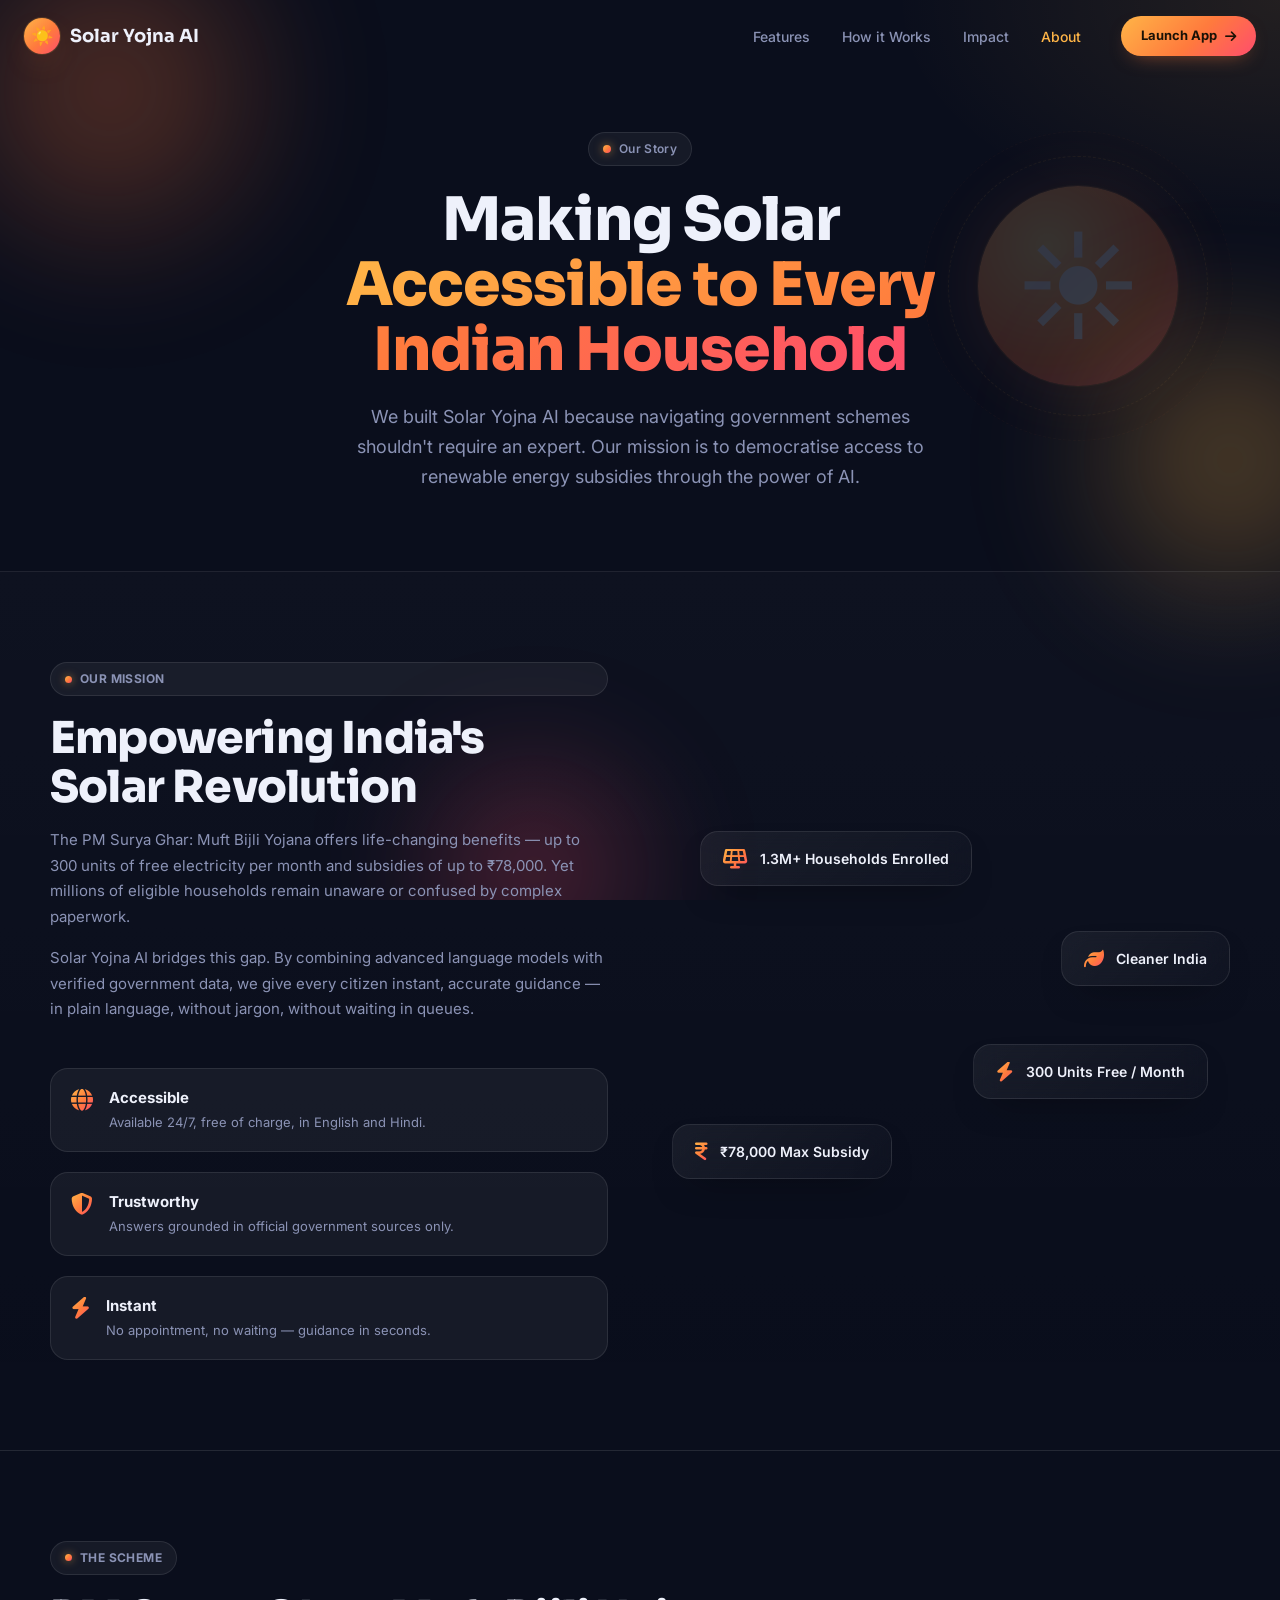
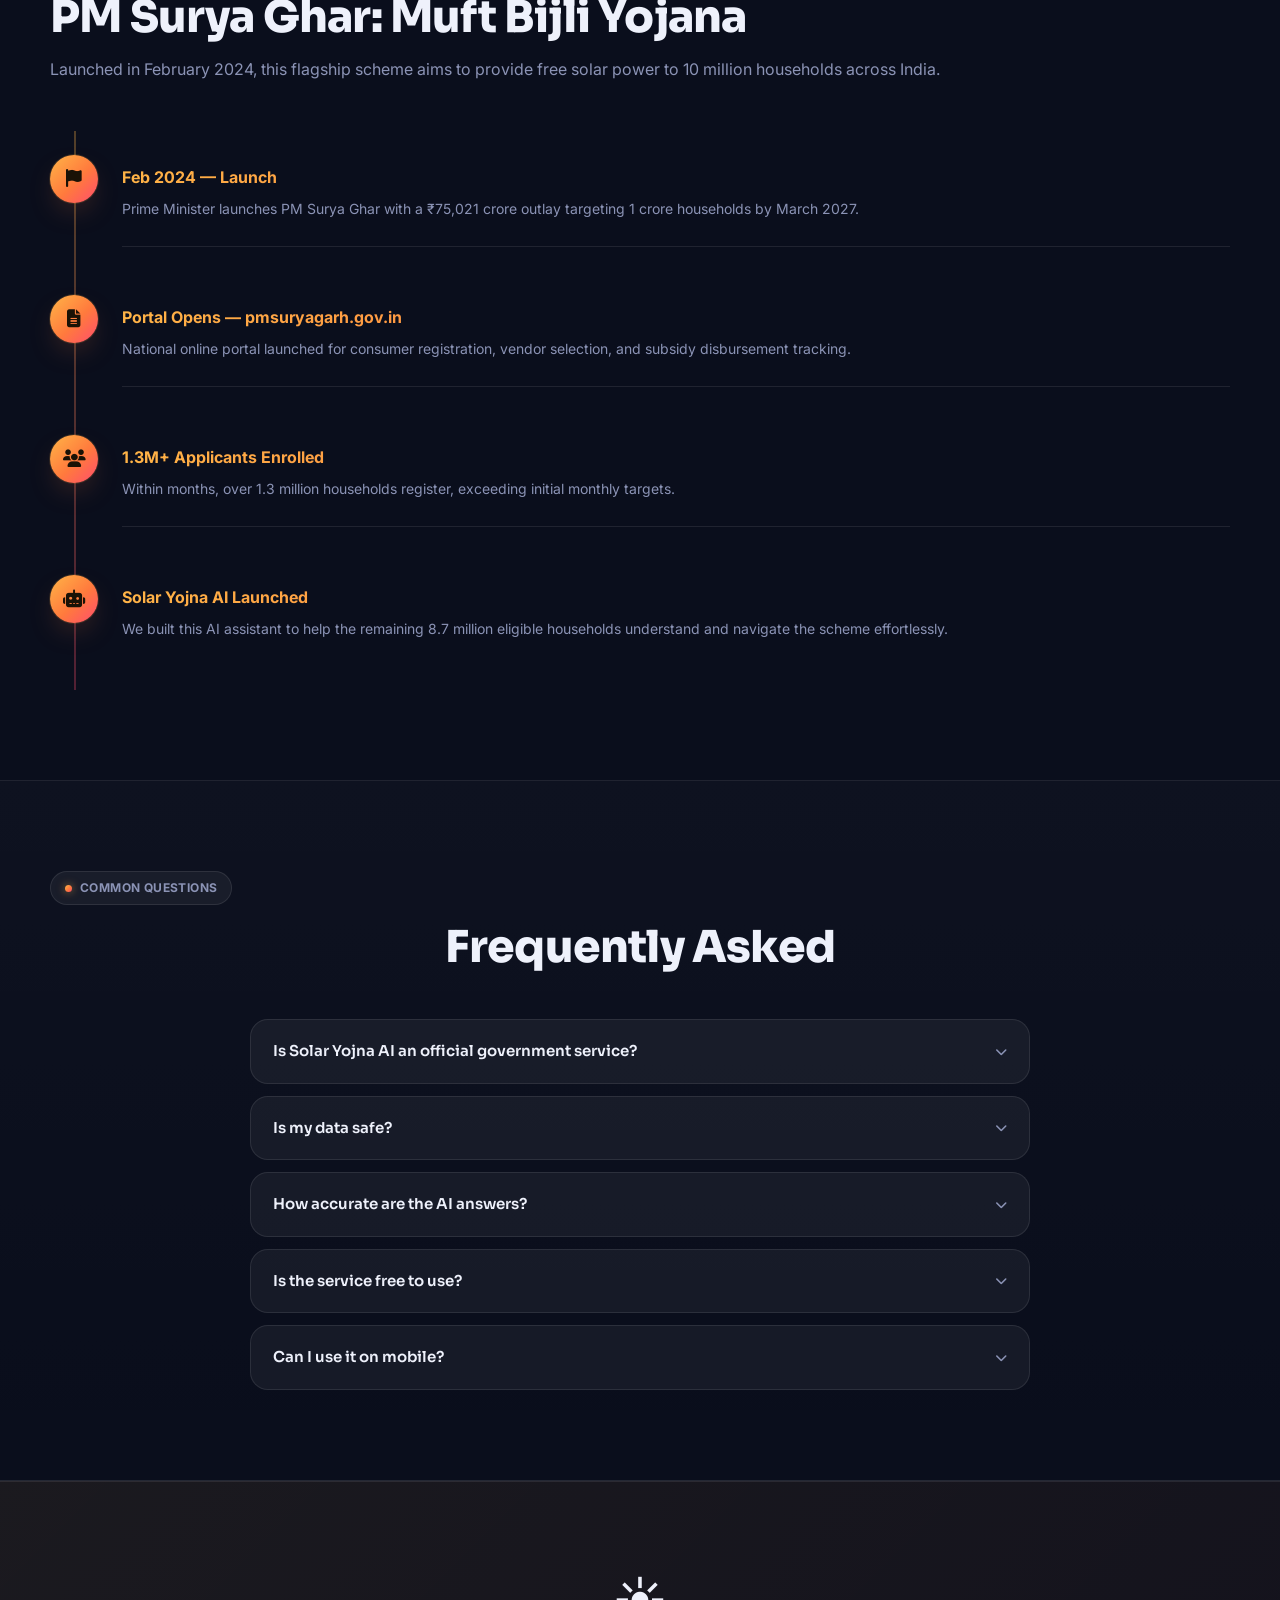
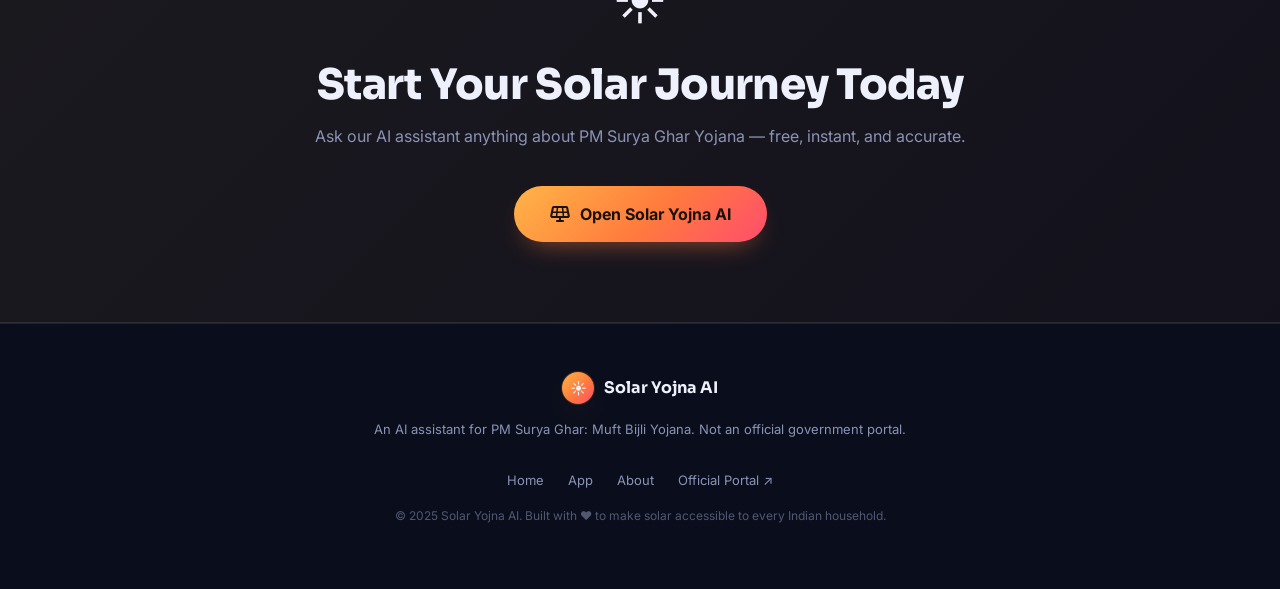
<file: about.html>
<!DOCTYPE html>
<html lang="en">
<head>
<meta charset="UTF-8">
<meta name="viewport" content="width=device-width, initial-scale=1.0">
<title>About — Solar Yojna AI</title>
<meta name="description" content="Learn about Solar Yojna AI — the mission, team, and technology behind India's AI assistant for PM Surya Ghar: Muft Bijli Yojana.">

<link href="https://cdn.jsdelivr.net/npm/bootstrap@5.3.3/dist/css/bootstrap.min.css" rel="stylesheet">
<link rel="preconnect" href="https://fonts.googleapis.com">
<link rel="stylesheet" href="https://fonts.googleapis.com/css2?family=Sora:wght@500;600;700;800&family=Inter:wght@400;500;600&display=swap">
<link rel="stylesheet" href="https://cdnjs.cloudflare.com/ajax/libs/font-awesome/6.5.2/css/all.min.css">
<link rel="stylesheet" href="landing.css">
<link rel="stylesheet" href="about.css">
</head>
<body>

<!-- Ambient Blobs -->
<div class="ambient" aria-hidden="true">
    <span class="blob blob-1"></span>
    <span class="blob blob-2"></span>
    <span class="blob blob-3"></span>
</div>

<!-- ============================================================
     NAV (reused from landing)
============================================================ -->
<header class="lp-nav">
    <div class="lp-nav-inner">
        <a href="landing.html" class="lp-brand" aria-label="Solar Yojna AI Home">
            <span class="brand-icon">☀️</span>
            <span class="brand-name">Solar Yojna AI</span>
        </a>
        <nav class="lp-links" aria-label="Main Navigation">
            <a href="landing.html#features">Features</a>
            <a href="landing.html#how-it-works">How it Works</a>
            <a href="landing.html#stats">Impact</a>
            <a href="about.html" class="about-link active-link">About</a>
        </nav>
        <a href="index.html" class="cta-btn" id="nav-launch-btn">
            Launch App <i class="fa-solid fa-arrow-right"></i>
        </a>
        <button class="mobile-menu-btn" id="mobileMenuBtn" aria-label="Toggle menu">
            <i class="fa-solid fa-bars"></i>
        </button>
    </div>
    <div class="mobile-menu" id="mobileMenu">
        <a href="landing.html#features">Features</a>
        <a href="landing.html#how-it-works">How it Works</a>
        <a href="landing.html#stats">Impact</a>
        <a href="about.html">About</a>
        <a href="index.html" class="mobile-cta">Launch App</a>
    </div>
</header>

<!-- ============================================================
     ABOUT HERO
============================================================ -->
<section class="about-hero">
    <div class="about-hero-inner">
        <div class="hero-badge">
            <span class="badge-dot"></span>
            Our Story
        </div>
        <h1 class="about-hero-title">
            Making Solar <span class="gradient-text">Accessible to Every<br>Indian Household</span>
        </h1>
        <p class="about-hero-sub">
            We built Solar Yojna AI because navigating government schemes shouldn't require an expert. 
            Our mission is to democratise access to renewable energy subsidies through the power of AI.
        </p>
    </div>
    <div class="about-hero-sun" aria-hidden="true">
        <div class="sun-core about-sun">
            <div class="sun-inner">☀️</div>
        </div>
    </div>
</section>

<!-- ============================================================
     MISSION
============================================================ -->
<section class="about-section about-mission">
    <div class="about-container">
        <div class="mission-grid">
            <div class="mission-text">
                <div class="section-label">Our Mission</div>
                <h2 class="section-title">Empowering India's<br>Solar Revolution</h2>
                <p>
                    The PM Surya Ghar: Muft Bijli Yojana offers life-changing benefits — up to 300 units of free electricity per month and subsidies of up to ₹78,000. Yet millions of eligible households remain unaware or confused by complex paperwork.
                </p>
                <p>
                    Solar Yojna AI bridges this gap. By combining advanced language models with verified government data, we give every citizen instant, accurate guidance — in plain language, without jargon, without waiting in queues.
                </p>
                <div class="mission-values">
                    <div class="value-item">
                        <i class="fa-solid fa-globe value-icon"></i>
                        <div>
                            <strong>Accessible</strong>
                            <p>Available 24/7, free of charge, in English and Hindi.</p>
                        </div>
                    </div>
                    <div class="value-item">
                        <i class="fa-solid fa-shield-halved value-icon"></i>
                        <div>
                            <strong>Trustworthy</strong>
                            <p>Answers grounded in official government sources only.</p>
                        </div>
                    </div>
                    <div class="value-item">
                        <i class="fa-solid fa-bolt value-icon"></i>
                        <div>
                            <strong>Instant</strong>
                            <p>No appointment, no waiting — guidance in seconds.</p>
                        </div>
                    </div>
                </div>
            </div>
            <div class="mission-visual" aria-hidden="true">
                <div class="visual-card vc-1">
                    <i class="fa-solid fa-solar-panel"></i>
                    <span>1.3M+ Households Enrolled</span>
                </div>
                <div class="visual-card vc-2">
                    <i class="fa-solid fa-indian-rupee-sign"></i>
                    <span>₹78,000 Max Subsidy</span>
                </div>
                <div class="visual-card vc-3">
                    <i class="fa-solid fa-leaf"></i>
                    <span>Cleaner India</span>
                </div>
                <div class="visual-card vc-4">
                    <i class="fa-solid fa-bolt"></i>
                    <span>300 Units Free / Month</span>
                </div>
            </div>
        </div>
    </div>
</section>



<!-- ============================================================
     SCHEME OVERVIEW
============================================================ -->
<section class="about-section about-scheme">
    <div class="about-container">
        <div class="section-label">The Scheme</div>
        <h2 class="section-title">PM Surya Ghar: Muft Bijli Yojana</h2>
        <p class="section-sub">Launched in February 2024, this flagship scheme aims to provide free solar power to 10 million households across India.</p>

        <div class="scheme-timeline">
            <div class="tl-item">
                <div class="tl-marker">
                    <i class="fa-solid fa-flag"></i>
                </div>
                <div class="tl-content">
                    <strong>Feb 2024 — Launch</strong>
                    <p>Prime Minister launches PM Surya Ghar with a ₹75,021 crore outlay targeting 1 crore households by March 2027.</p>
                </div>
            </div>
            <div class="tl-item">
                <div class="tl-marker">
                    <i class="fa-solid fa-file-alt"></i>
                </div>
                <div class="tl-content">
                    <strong>Portal Opens — pmsuryagarh.gov.in</strong>
                    <p>National online portal launched for consumer registration, vendor selection, and subsidy disbursement tracking.</p>
                </div>
            </div>
            <div class="tl-item">
                <div class="tl-marker">
                    <i class="fa-solid fa-users"></i>
                </div>
                <div class="tl-content">
                    <strong>1.3M+ Applicants Enrolled</strong>
                    <p>Within months, over 1.3 million households register, exceeding initial monthly targets.</p>
                </div>
            </div>
            <div class="tl-item">
                <div class="tl-marker">
                    <i class="fa-solid fa-robot"></i>
                </div>
                <div class="tl-content">
                    <strong>Solar Yojna AI Launched</strong>
                    <p>We built this AI assistant to help the remaining 8.7 million eligible households understand and navigate the scheme effortlessly.</p>
                </div>
            </div>
        </div>
    </div>
</section>

<!-- ============================================================
     FAQ
============================================================ -->
<section class="about-section about-faq">
    <div class="about-container">
        <div class="section-label" style="text-align:center;">Common Questions</div>
        <h2 class="section-title" style="text-align:center;">Frequently Asked</h2>

        <div class="faq-list" id="faqList">
            <div class="faq-item">
                <button class="faq-q" aria-expanded="false">
                    Is Solar Yojna AI an official government service?
                    <i class="fa-solid fa-chevron-down"></i>
                </button>
                <div class="faq-a">
                    <p>No. Solar Yojna AI is an independent AI assistant built to help citizens understand the PM Surya Ghar scheme. We are not affiliated with the Government of India. For official applications, visit <a href="https://pmsuryagarh.gov.in" target="_blank">pmsuryagarh.gov.in</a>.</p>
                </div>
            </div>
            <div class="faq-item">
                <button class="faq-q" aria-expanded="false">
                    Is my data safe?
                    <i class="fa-solid fa-chevron-down"></i>
                </button>
                <div class="faq-a">
                    <p>Yes. Your questions are sent to our backend for processing but we do not log or store personally identifiable information. Chat history is stored only in your browser's local storage and never uploaded to our servers.</p>
                </div>
            </div>
            <div class="faq-item">
                <button class="faq-q" aria-expanded="false">
                    How accurate are the AI answers?
                    <i class="fa-solid fa-chevron-down"></i>
                </button>
                <div class="faq-a">
                    <p>Our AI uses RAG (Retrieval-Augmented Generation) which retrieves content directly from official government documents before generating answers. This significantly reduces inaccuracies. However, policy details can change — always cross-check critical decisions with the official portal.</p>
                </div>
            </div>
            <div class="faq-item">
                <button class="faq-q" aria-expanded="false">
                    Is the service free to use?
                    <i class="fa-solid fa-chevron-down"></i>
                </button>
                <div class="faq-a">
                    <p>Completely free. Solar Yojna AI is a public-good project. There are no subscription fees, no hidden charges, and no registration required.</p>
                </div>
            </div>
            <div class="faq-item">
                <button class="faq-q" aria-expanded="false">
                    Can I use it on mobile?
                    <i class="fa-solid fa-chevron-down"></i>
                </button>
                <div class="faq-a">
                    <p>Absolutely. The application is fully responsive and works on all modern smartphones and tablets. Voice input is also supported on compatible browsers.</p>
                </div>
            </div>
        </div>
    </div>
</section>

<!-- ============================================================
     CTA
============================================================ -->
<section class="lp-cta-banner">
    <div class="cta-banner-inner">
        <div class="cta-banner-sun">☀️</div>
        <h2>Start Your Solar Journey Today</h2>
        <p>Ask our AI assistant anything about PM Surya Ghar Yojana — free, instant, and accurate.</p>
        <a href="index.html" class="btn-primary btn-lg" id="about-launch-btn">
            <i class="fa-solid fa-solar-panel"></i> Open Solar Yojna AI
        </a>
    </div>
</section>

<!-- ============================================================
     FOOTER
============================================================ -->
<footer class="lp-footer">
    <div class="footer-inner">
        <div class="footer-brand">
            <span class="brand-icon">☀️</span>
            <span class="brand-name">Solar Yojna AI</span>
        </div>
        <p class="footer-tagline">An AI assistant for PM Surya Ghar: Muft Bijli Yojana. Not an official government portal.</p>
        <nav class="footer-links">
            <a href="landing.html">Home</a>
            <a href="index.html">App</a>
            <a href="about.html">About</a>
            <a href="https://pmsuryagarh.gov.in" target="_blank" rel="noopener">Official Portal ↗</a>
        </nav>
        <p class="footer-copy">© 2025 Solar Yojna AI. Built with ❤️ to make solar accessible to every Indian household.</p>
    </div>
</footer>

<script>
// Mobile menu
const mobileMenuBtn = document.getElementById('mobileMenuBtn');
const mobileMenu = document.getElementById('mobileMenu');
mobileMenuBtn.addEventListener('click', () => {
    mobileMenu.classList.toggle('open');
    mobileMenuBtn.querySelector('i').className =
        mobileMenu.classList.contains('open') ? 'fa-solid fa-xmark' : 'fa-solid fa-bars';
});
mobileMenu.querySelectorAll('a').forEach(a => {
    a.addEventListener('click', () => {
        mobileMenu.classList.remove('open');
        mobileMenuBtn.querySelector('i').className = 'fa-solid fa-bars';
    });
});

// Sticky nav
window.addEventListener('scroll', () => {
    document.querySelector('.lp-nav').classList.toggle('scrolled', window.scrollY > 30);
});

// FAQ accordion
document.querySelectorAll('.faq-q').forEach(btn => {
    btn.addEventListener('click', () => {
        const item = btn.closest('.faq-item');
        const isOpen = item.classList.contains('open');
        // Close all
        document.querySelectorAll('.faq-item').forEach(i => i.classList.remove('open'));
        document.querySelectorAll('.faq-q').forEach(b => b.setAttribute('aria-expanded', 'false'));
        // Toggle clicked
        if (!isOpen) {
            item.classList.add('open');
            btn.setAttribute('aria-expanded', 'true');
        }
    });
});
</script>

</body>
</html>
</file>
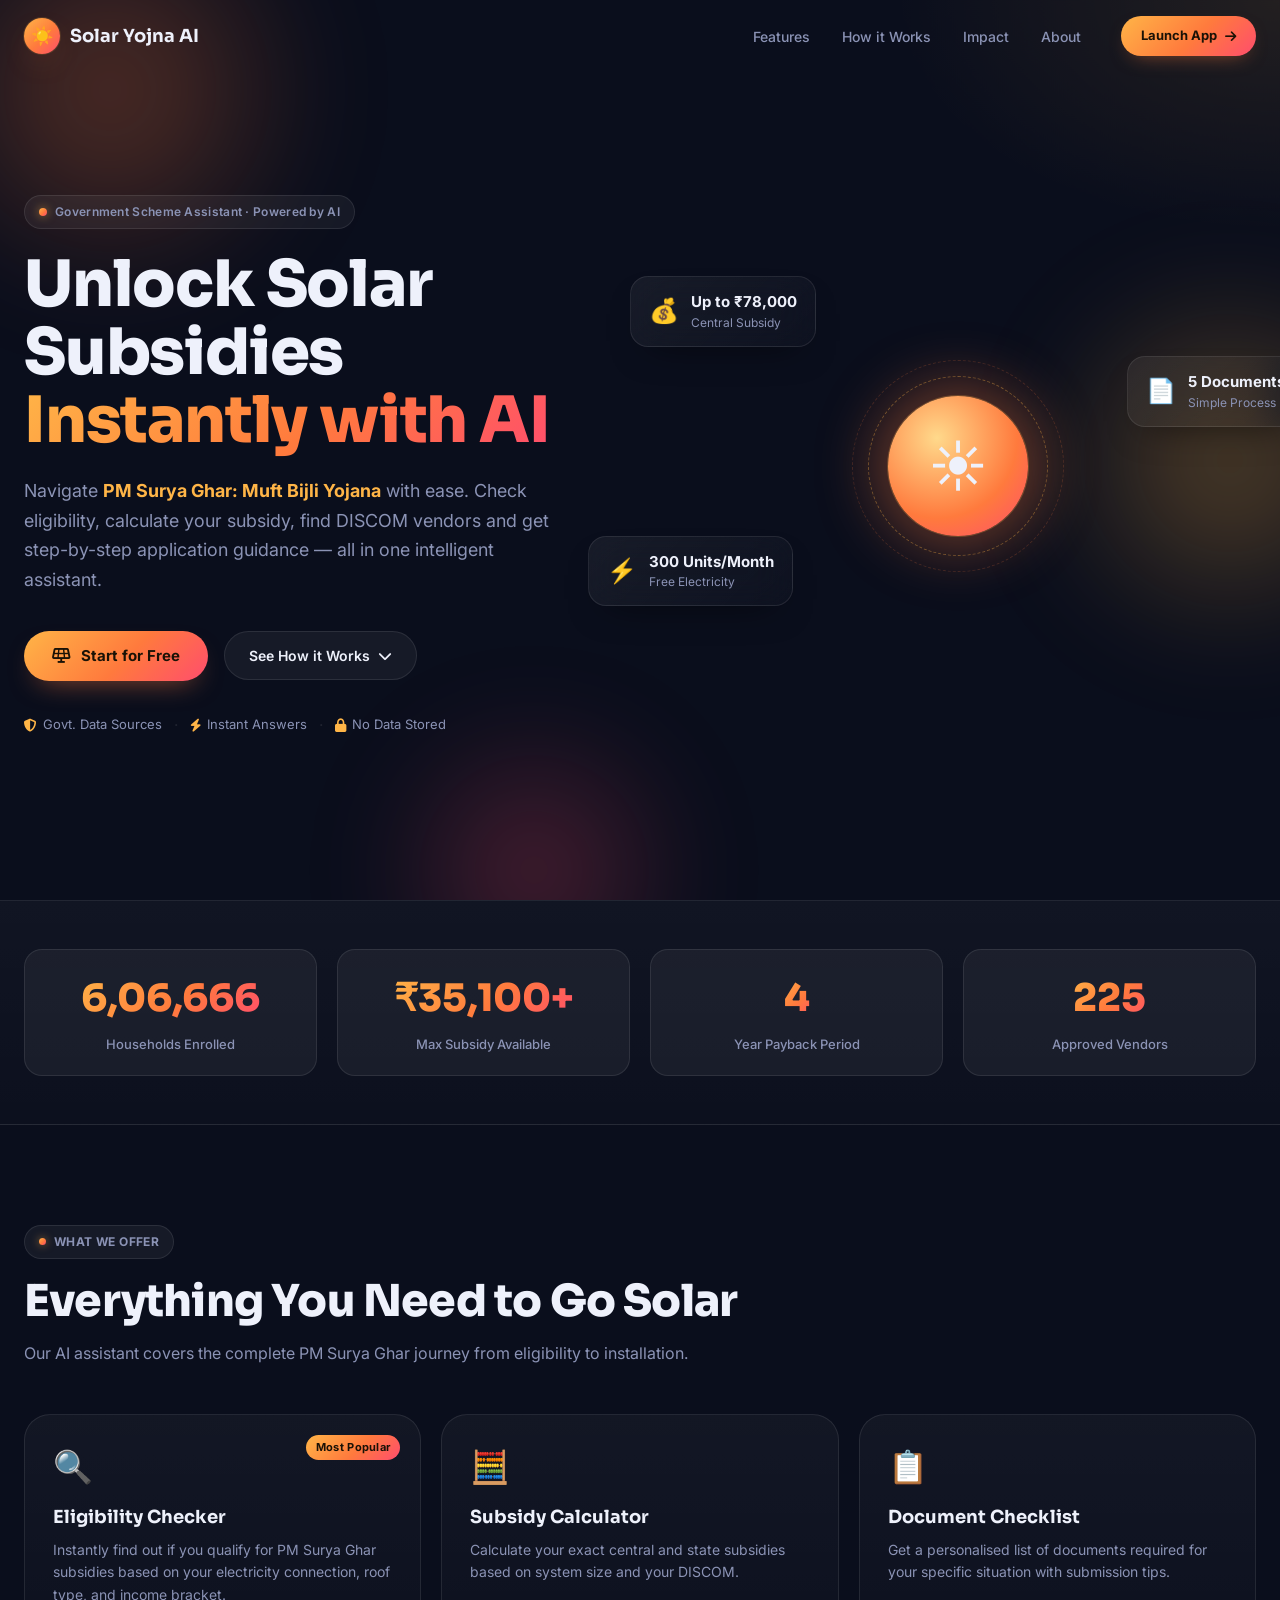
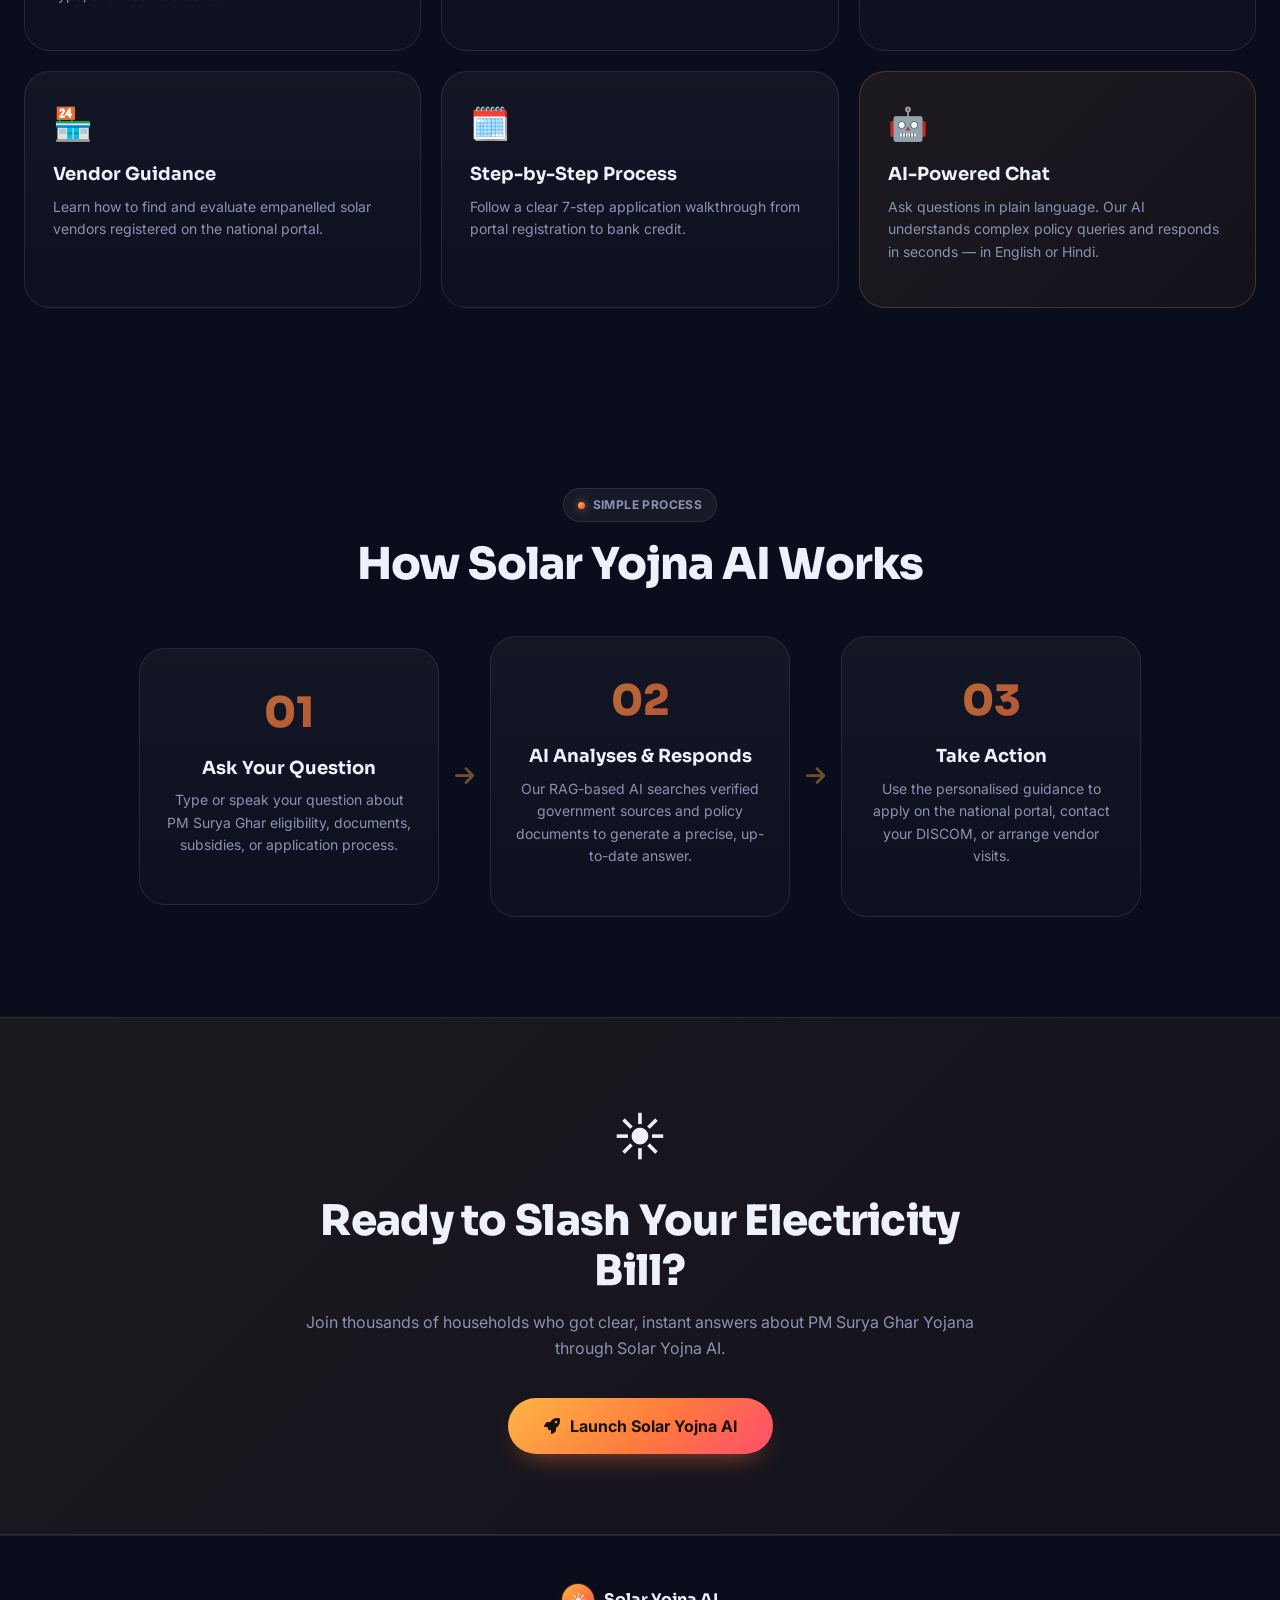
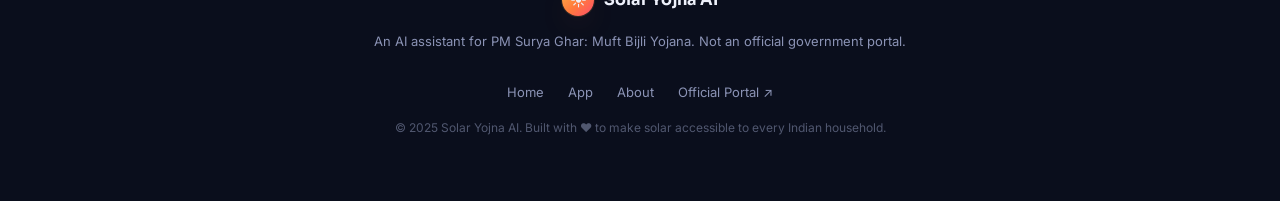
<file: landing.html>
<!DOCTYPE html>
<html lang="en">

<head>
    <meta charset="UTF-8">
    <meta name="viewport" content="width=device-width, initial-scale=1.0">
    <title>Solar Yojna AI — PM Surya Ghar Scheme Assistant</title>
    <meta name="description"
        content="Solar Yojna AI gives instant, accurate guidance on PM Surya Ghar: Muft Bijli Yojana. Check eligibility, calculate subsidies and get step-by-step application help powered by AI.">

    <link href="https://cdn.jsdelivr.net/npm/bootstrap@5.3.3/dist/css/bootstrap.min.css" rel="stylesheet">
    <link rel="preconnect" href="https://fonts.googleapis.com">
    <link rel="stylesheet"
        href="https://fonts.googleapis.com/css2?family=Sora:wght@500;600;700;800&family=Inter:wght@400;500;600&display=swap">
    <link rel="stylesheet" href="https://cdnjs.cloudflare.com/ajax/libs/font-awesome/6.5.2/css/all.min.css">
    <link rel="stylesheet" href="landing.css">
</head>

<body>

    <!-- Ambient Blobs -->
    <div class="ambient" aria-hidden="true">
        <span class="blob blob-1"></span>
        <span class="blob blob-2"></span>
        <span class="blob blob-3"></span>
    </div>

    <!-- ============================================================
     NAV
============================================================ -->
    <header class="lp-nav">
        <div class="lp-nav-inner">
            <a href="landing.html" class="lp-brand" aria-label="Solar Yojna AI Home">
                <span class="brand-icon">☀️</span>
                <span class="brand-name">Solar Yojna AI</span>
            </a>
            <nav class="lp-links" aria-label="Main Navigation">
                <a href="#features">Features</a>
                <a href="#how-it-works">How it Works</a>
                <a href="#stats">Impact</a>
                <a href="about.html" class="about-link">About</a>
            </nav>
            <a href="index.html" class="cta-btn" id="nav-launch-btn">
                Launch App <i class="fa-solid fa-arrow-right"></i>
            </a>
            <button class="mobile-menu-btn" id="mobileMenuBtn" aria-label="Toggle menu">
                <i class="fa-solid fa-bars"></i>
            </button>
        </div>
        <!-- Mobile menu -->
        <div class="mobile-menu" id="mobileMenu">
            <a href="#features">Features</a>
            <a href="#how-it-works">How it Works</a>
            <a href="#stats">Impact</a>
            <a href="about.html">About</a>
            <a href="index.html" class="mobile-cta">Launch App</a>
        </div>
    </header>

    <!-- ============================================================
     HERO
============================================================ -->
    <section class="lp-hero" id="hero">
        <div class="lp-hero-inner">
            <div class="hero-badge">
                <span class="badge-dot"></span>
                Government Scheme Assistant · Powered by AI
            </div>

            <h1 class="hero-title">
                Unlock Solar Subsidies<br>
                <span class="gradient-text">Instantly with AI</span>
            </h1>

            <p class="hero-subtitle">
                Navigate <strong>PM Surya Ghar: Muft Bijli Yojana</strong> with ease.
                Check eligibility, calculate your subsidy, find DISCOM vendors and get
                step-by-step application guidance — all in one intelligent assistant.
            </p>

            <div class="hero-actions">
                <a href="index.html" class="btn-primary" id="hero-launch-btn">
                    <i class="fa-solid fa-solar-panel"></i> Start for Free
                </a>
                <a href="#how-it-works" class="btn-ghost">
                    See How it Works <i class="fa-solid fa-chevron-down"></i>
                </a>
            </div>

            <div class="hero-trust">
                <span class="trust-item"><i class="fa-solid fa-shield-halved"></i> Govt. Data Sources</span>
                <span class="trust-divider">·</span>
                <span class="trust-item"><i class="fa-solid fa-bolt"></i> Instant Answers</span>
                <span class="trust-divider">·</span>
                <span class="trust-item"><i class="fa-solid fa-lock"></i> No Data Stored</span>
            </div>
        </div>

        <!-- Floating visual cards -->
        <div class="hero-visuals" aria-hidden="true">
            <div class="sun-core">
                <div class="sun-inner">☀️</div>
            </div>
            <div class="float-card fc-1">
                <span class="fc-emoji">💰</span>
                <div>
                    <strong>Up to ₹78,000</strong>
                    <small>Central Subsidy</small>
                </div>
            </div>
            <div class="float-card fc-2">
                <span class="fc-emoji">⚡</span>
                <div>
                    <strong>300 Units/Month</strong>
                    <small>Free Electricity</small>
                </div>
            </div>
            <div class="float-card fc-3">
                <span class="fc-emoji">📄</span>
                <div>
                    <strong>5 Documents</strong>
                    <small>Simple Process</small>
                </div>
            </div>
        </div>
    </section>

    <!-- ============================================================
     STATS BAND
============================================================ -->
    <section class="stats-band" id="stats">
        <div class="stats-inner">
            <div class="stat-item">
                <span class="stat-num" data-target="1300000">0</span>
                <span class="stat-label">Households Enrolled</span>
            </div>
            <div class="stat-item">
                <span class="stat-num" data-target="78000" data-prefix="₹" data-suffix="+">0</span>
                <span class="stat-label">Max Subsidy Available</span>
            </div>
            <div class="stat-item">
                <span class="stat-num" data-target="10">0</span>
                <span class="stat-label">Year Payback Period</span>
            </div>
            <div class="stat-item">
                <span class="stat-num" data-target="500">0</span>
                <span class="stat-label">Approved Vendors</span>
            </div>
        </div>
    </section>

    <!-- ============================================================
     FEATURES
============================================================ -->
    <section class="lp-features" id="features">
        <div class="section-label">What We Offer</div>
        <h2 class="section-title">Everything You Need to Go Solar</h2>
        <p class="section-sub">Our AI assistant covers the complete PM Surya Ghar journey from eligibility to
            installation.</p>

        <div class="features-grid">
            <div class="feat-card feat-card--large">
                <div class="feat-icon">🔍</div>
                <h3>Eligibility Checker</h3>
                <p>Instantly find out if you qualify for PM Surya Ghar subsidies based on your electricity connection,
                    roof type, and income bracket.</p>
                <div class="feat-tag">Most Popular</div>
            </div>
            <div class="feat-card">
                <div class="feat-icon">🧮</div>
                <h3>Subsidy Calculator</h3>
                <p>Calculate your exact central and state subsidies based on system size and your DISCOM.</p>
            </div>
            <div class="feat-card">
                <div class="feat-icon">📋</div>
                <h3>Document Checklist</h3>
                <p>Get a personalised list of documents required for your specific situation with submission tips.</p>
            </div>
            <div class="feat-card">
                <div class="feat-icon">🏪</div>
                <h3>Vendor Guidance</h3>
                <p>Learn how to find and evaluate empanelled solar vendors registered on the national portal.</p>
            </div>
            <div class="feat-card">
                <div class="feat-icon">🗓️</div>
                <h3>Step-by-Step Process</h3>
                <p>Follow a clear 7-step application walkthrough from portal registration to bank credit.</p>
            </div>
            <div class="feat-card feat-card--highlight">
                <div class="feat-icon">🤖</div>
                <h3>AI-Powered Chat</h3>
                <p>Ask questions in plain language. Our AI understands complex policy queries and responds in seconds —
                    in English or Hindi.</p>
            </div>
        </div>
    </section>

    <!-- ============================================================
     HOW IT WORKS
============================================================ -->
    <section class="lp-how" id="how-it-works">
        <div class="section-label">Simple Process</div>
        <h2 class="section-title">How Solar Yojna AI Works</h2>

        <div class="steps-grid">
            <div class="step-card">
                <div class="step-num">01</div>
                <h3>Ask Your Question</h3>
                <p>Type or speak your question about PM Surya Ghar eligibility, documents, subsidies, or application
                    process.</p>
            </div>
            <div class="step-arrow"><i class="fa-solid fa-arrow-right"></i></div>
            <div class="step-card">
                <div class="step-num">02</div>
                <h3>AI Analyses & Responds</h3>
                <p>Our RAG-based AI searches verified government sources and policy documents to generate a precise,
                    up-to-date answer.</p>
            </div>
            <div class="step-arrow"><i class="fa-solid fa-arrow-right"></i></div>
            <div class="step-card">
                <div class="step-num">03</div>
                <h3>Take Action</h3>
                <p>Use the personalised guidance to apply on the national portal, contact your DISCOM, or arrange vendor
                    visits.</p>
            </div>
        </div>
    </section>

    <!-- ============================================================
     CTA BANNER
============================================================ -->
    <section class="lp-cta-banner">
        <div class="cta-banner-inner">
            <div class="cta-banner-sun">☀️</div>
            <h2>Ready to Slash Your Electricity Bill?</h2>
            <p>Join thousands of households who got clear, instant answers about PM Surya Ghar Yojana through Solar
                Yojna AI.</p>
            <a href="index.html" class="btn-primary btn-lg" id="banner-launch-btn">
                <i class="fa-solid fa-rocket"></i> Launch Solar Yojna AI
            </a>
        </div>
    </section>

    <!-- ============================================================
     FOOTER
============================================================ -->
    <footer class="lp-footer">
        <div class="footer-inner">
            <div class="footer-brand">
                <span class="brand-icon">☀️</span>
                <span class="brand-name">Solar Yojna AI</span>
            </div>
            <p class="footer-tagline">An AI assistant for PM Surya Ghar: Muft Bijli Yojana. Not an official government
                portal.</p>
            <nav class="footer-links">
                <a href="landing.html">Home</a>
                <a href="index.html">App</a>
                <a href="about.html">About</a>
                <a href="https://pmsuryaghar.gov.in/#/" target="_blank" rel="noopener">Official Portal ↗</a>
            </nav>
            <p class="footer-copy">© 2025 Solar Yojna AI. Built with ❤️ to make solar accessible to every Indian
                household.</p>
        </div>
    </footer>

    <script>
        // ---------------------------------------------------------------
        // Counter animation for stats
        // ---------------------------------------------------------------
        function animateCounter(el) {
            const target = parseInt(el.dataset.target, 10);
            const prefix = el.dataset.prefix || '';
            const suffix = el.dataset.suffix || '';
            const duration = 1800;
            const step = Math.ceil(duration / 60);
            let current = 0;
            const increment = target / (duration / step);

            const timer = setInterval(() => {
                current = Math.min(current + increment, target);
                const formatted = prefix + Math.floor(current).toLocaleString('en-IN') + suffix;
                el.textContent = formatted;
                if (current >= target) clearInterval(timer);
            }, step);
        }

        // Trigger on scroll into view
        const statNums = document.querySelectorAll('.stat-num');
        const observer = new IntersectionObserver((entries) => {
            entries.forEach(entry => {
                if (entry.isIntersecting) {
                    animateCounter(entry.target);
                    observer.unobserve(entry.target);
                }
            });
        }, { threshold: 0.5 });

        statNums.forEach(el => observer.observe(el));

        // ---------------------------------------------------------------
        // Mobile menu toggle
        // ---------------------------------------------------------------
        const mobileMenuBtn = document.getElementById('mobileMenuBtn');
        const mobileMenu = document.getElementById('mobileMenu');
        mobileMenuBtn.addEventListener('click', () => {
            mobileMenu.classList.toggle('open');
            mobileMenuBtn.querySelector('i').className =
                mobileMenu.classList.contains('open')
                    ? 'fa-solid fa-xmark'
                    : 'fa-solid fa-bars';
        });

        // Close mobile menu on link click
        mobileMenu.querySelectorAll('a').forEach(a => {
            a.addEventListener('click', () => {
                mobileMenu.classList.remove('open');
                mobileMenuBtn.querySelector('i').className = 'fa-solid fa-bars';
            });
        });

        // ---------------------------------------------------------------
        // Sticky nav shadow on scroll
        // ---------------------------------------------------------------
        window.addEventListener('scroll', () => {
            document.querySelector('.lp-nav').classList.toggle('scrolled', window.scrollY > 30);
        });
    </script>

</body>

</html>
</file>
<file: landing.css>
/* ===================================================================
   Solar Yojna AI — Landing & Public Pages Stylesheet
   Shares the same palette as the app (style.css variables).
   =================================================================== */

@import url('https://fonts.googleapis.com/css2?family=Sora:wght@500;600;700;800&family=Inter:wght@400;500;600&display=swap');

/* ---------------------------------------------------------------
   CSS Custom Properties
--------------------------------------------------------------- */
:root {
    --bg:       #0a0e1c;
    --bg-soft:  #0d1326;
    --card:     #11182e;
    --card2:    #141d38;

    --text:     #eef1fb;
    --secondary:#8b93b5;

    --glass:    rgba(255,255,255,.05);
    --border:   rgba(255,255,255,.09);

    --gold:  #ffb547;
    --amber: #ff7a3d;
    --ember: #ff4d6d;

    --sun-grad:      linear-gradient(135deg, var(--gold) 0%, var(--amber) 55%, var(--ember) 100%);
    --sun-grad-soft: linear-gradient(135deg, rgba(255,181,71,.18), rgba(255,122,61,.10));

    --shadow-glow:   0 0 0 1px rgba(255,181,71,.15), 0 12px 30px -10px rgba(255,122,61,.35);

    --radius-lg: 26px;
    --radius-md: 18px;
    --radius-sm: 12px;

    --ease: cubic-bezier(.22, 1, .36, 1);

    --nav-height: 72px;
}

/* ---------------------------------------------------------------
   Reset & Base
--------------------------------------------------------------- */
*, *::before, *::after { margin: 0; padding: 0; box-sizing: border-box; }

html { scroll-behavior: smooth; }

body {
    font-family: 'Inter', sans-serif;
    background:
        radial-gradient(900px 480px at 18% -10%, rgba(255,122,61,.16), transparent 60%),
        radial-gradient(700px 420px at 100% 0%, rgba(255,181,71,.10), transparent 55%),
        var(--bg);
    color: var(--text);
    min-height: 100vh;
    overflow-x: hidden;
}

h1, h2, h3, h4 { font-family: 'Sora', sans-serif; }
a { text-decoration: none; color: inherit; }

@media (prefers-reduced-motion: reduce) {
    *, *::before, *::after {
        animation-duration: .001ms !important;
        animation-iteration-count: 1 !important;
        transition-duration: .001ms !important;
    }
}

/* ---------------------------------------------------------------
   Ambient Blobs (shared with app)
--------------------------------------------------------------- */
.ambient {
    position: fixed;
    inset: 0;
    z-index: 0;
    overflow: hidden;
    pointer-events: none;
}
.blob {
    position: absolute;
    border-radius: 50%;
    filter: blur(60px);
    opacity: .35;
    animation: drift 22s ease-in-out infinite;
}
.blob-1 { width:420px; height:420px; top:-120px; left:-100px; background:radial-gradient(circle, var(--amber), transparent 70%); }
.blob-2 { width:380px; height:380px; top:30%; right:-140px; background:radial-gradient(circle, var(--gold), transparent 70%); animation-duration:28s; animation-delay:-6s; }
.blob-3 { width:300px; height:300px; bottom:-120px; left:30%; background:radial-gradient(circle, var(--ember), transparent 70%); animation-duration:26s; animation-delay:-12s; }
@keyframes drift {
    0%,100% { transform: translate(0,0) scale(1); }
    33% { transform: translate(30px,-20px) scale(1.08); }
    66% { transform: translate(-20px,18px) scale(.95); }
}

/* ---------------------------------------------------------------
   Navigation
--------------------------------------------------------------- */
.lp-nav {
    position: fixed;
    top: 0; left: 0; right: 0;
    z-index: 100;
    height: var(--nav-height);
    display: flex;
    flex-direction: column;
    transition: background .3s, box-shadow .3s;
}
.lp-nav.scrolled {
    background: rgba(10,14,28,.82);
    backdrop-filter: blur(18px);
    box-shadow: 0 1px 0 var(--border);
}
.lp-nav-inner {
    width: min(1280px, calc(100% - 48px));
    margin: 0 auto;
    height: var(--nav-height);
    display: flex;
    align-items: center;
    gap: 40px;
}

/* Brand */
.lp-brand {
    display: flex;
    align-items: center;
    gap: 10px;
    font-family: 'Sora', sans-serif;
    font-weight: 700;
    font-size: 18px;
    flex-shrink: 0;
}
.brand-icon {
    width: 36px; height: 36px;
    border-radius: 50%;
    background: var(--sun-grad);
    display: flex; align-items: center; justify-content: center;
    font-size: 18px;
    box-shadow: var(--shadow-glow);
    animation: logo-pulse 4s ease-in-out infinite;
}
@keyframes logo-pulse {
    0%,100% { transform: scale(1); }
    50% { transform: scale(1.06); }
}

/* Nav Links */
.lp-links {
    display: flex;
    align-items: center;
    gap: 32px;
    margin-left: auto;
}
.lp-links a {
    font-size: 14px;
    font-weight: 500;
    color: var(--secondary);
    transition: color .2s;
}
.lp-links a:hover, .lp-links a.active-link { color: var(--text); }

/* CTA Button */
.cta-btn {
    display: flex;
    align-items: center;
    gap: 8px;
    background: var(--sun-grad);
    color: #1a1206;
    font-size: 13px;
    font-weight: 700;
    padding: 10px 20px;
    border-radius: 30px;
    flex-shrink: 0;
    box-shadow: 0 8px 20px -10px rgba(255,122,61,.55);
    transition: transform .2s var(--ease), filter .2s;
}
.cta-btn:hover { transform: translateY(-2px); filter: brightness(1.06); }

/* Mobile menu button */
.mobile-menu-btn {
    display: none;
    background: var(--glass);
    border: 1px solid var(--border);
    color: var(--text);
    width: 42px; height: 42px;
    border-radius: 50%;
    cursor: pointer;
    font-size: 15px;
    align-items: center;
    justify-content: center;
    margin-left: auto;
    transition: background .2s;
}
.mobile-menu-btn:hover { background: var(--sun-grad-soft); }

/* Mobile dropdown */
.mobile-menu {
    display: none;
    flex-direction: column;
    background: rgba(10,14,28,.96);
    backdrop-filter: blur(20px);
    border-bottom: 1px solid var(--border);
    padding: 8px 24px 20px;
    gap: 0;
}
.mobile-menu.open { display: flex; }
.mobile-menu a {
    padding: 14px 0;
    border-bottom: 1px solid var(--border);
    font-size: 15px;
    color: var(--secondary);
    transition: color .2s;
}
.mobile-menu a:last-child { border-bottom: none; }
.mobile-menu a:hover { color: var(--text); }
.mobile-cta {
    margin-top: 12px;
    background: var(--sun-grad);
    color: #1a1206 !important;
    font-weight: 700;
    padding: 14px 0 !important;
    border-radius: 12px;
    text-align: center;
}

/* ---------------------------------------------------------------
   Shared Section Utilities
--------------------------------------------------------------- */
.section-label {
    display: inline-flex;
    align-items: center;
    gap: 8px;
    padding: 7px 14px;
    border-radius: 999px;
    background: var(--glass);
    border: 1px solid var(--border);
    color: var(--secondary);
    font-size: 12px;
    font-weight: 700;
    letter-spacing: .4px;
    text-transform: uppercase;
    margin-bottom: 18px;
}
.section-label::before {
    content: '';
    width: 7px; height: 7px;
    border-radius: 50%;
    background: var(--sun-grad);
    box-shadow: 0 0 8px rgba(255,181,71,.6);
}
.section-title {
    font-size: clamp(28px, 4vw, 44px);
    font-weight: 800;
    letter-spacing: -.8px;
    line-height: 1.1;
    margin-bottom: 16px;
}
.section-sub {
    font-size: 16px;
    color: var(--secondary);
    line-height: 1.6;
    margin-bottom: 48px;
}
.gradient-text {
    background: var(--sun-grad);
    -webkit-background-clip: text;
    background-clip: text;
    color: transparent;
}

/* ---------------------------------------------------------------
   Buttons
--------------------------------------------------------------- */
.btn-primary {
    display: inline-flex;
    align-items: center;
    gap: 10px;
    background: var(--sun-grad);
    color: #1a1206;
    font-weight: 700;
    font-size: 15px;
    padding: 14px 28px;
    border-radius: 40px;
    box-shadow: 0 12px 28px -14px rgba(255,122,61,.65);
    transition: transform .25s var(--ease), filter .25s, box-shadow .25s;
}
.btn-primary:hover { transform: translateY(-3px); filter: brightness(1.07); box-shadow: 0 18px 36px -16px rgba(255,122,61,.7); }
.btn-primary.btn-lg { font-size: 16px; padding: 16px 36px; }

.btn-ghost {
    display: inline-flex;
    align-items: center;
    gap: 8px;
    background: var(--glass);
    border: 1px solid var(--border);
    color: var(--text);
    font-weight: 600;
    font-size: 14px;
    padding: 13px 24px;
    border-radius: 40px;
    transition: background .25s, border-color .25s, transform .25s var(--ease);
}
.btn-ghost:hover { background: var(--sun-grad-soft); border-color: rgba(255,181,71,.4); transform: translateY(-2px); }

/* ---------------------------------------------------------------
   Hero — Landing Page
--------------------------------------------------------------- */
.lp-hero {
    min-height: 100vh;
    display: grid;
    grid-template-columns: 1fr 1fr;
    align-items: center;
    gap: 40px;
    width: min(1280px, calc(100% - 48px));
    margin: 0 auto;
    padding-top: calc(var(--nav-height) + 40px);
    padding-bottom: 80px;
    position: relative;
    z-index: 1;
}

.hero-badge {
    display: inline-flex;
    align-items: center;
    gap: 8px;
    padding: 7px 14px;
    border-radius: 999px;
    background: var(--glass);
    border: 1px solid var(--border);
    color: var(--secondary);
    font-size: 12px;
    font-weight: 600;
    letter-spacing: .3px;
    margin-bottom: 22px;
    animation: rise .6s var(--ease) both;
}
.badge-dot {
    width: 8px; height: 8px;
    border-radius: 50%;
    background: var(--sun-grad);
    box-shadow: 0 0 10px rgba(255,181,71,.6);
    animation: badge-pulse 2s ease-in-out infinite;
}
@keyframes badge-pulse {
    0%,100% { box-shadow: 0 0 6px rgba(255,181,71,.4); }
    50% { box-shadow: 0 0 14px rgba(255,181,71,.8); }
}
@keyframes rise {
    from { opacity: 0; transform: translateY(12px); }
    to   { opacity: 1; transform: translateY(0); }
}

.hero-title {
    font-size: clamp(38px, 5vw, 68px);
    font-weight: 800;
    letter-spacing: -1.2px;
    line-height: 1.06;
    margin-bottom: 22px;
    animation: rise .65s .1s var(--ease) both;
}

.hero-subtitle {
    font-size: clamp(15px, 1.4vw, 18px);
    color: var(--secondary);
    line-height: 1.65;
    max-width: 48ch;
    margin-bottom: 36px;
    animation: rise .65s .2s var(--ease) both;
}
.hero-subtitle strong { color: var(--gold); }

.hero-actions {
    display: flex;
    align-items: center;
    gap: 16px;
    flex-wrap: wrap;
    animation: rise .65s .3s var(--ease) both;
}

.hero-trust {
    display: flex;
    align-items: center;
    gap: 12px;
    margin-top: 32px;
    flex-wrap: wrap;
    animation: rise .65s .4s var(--ease) both;
}
.trust-item {
    display: flex;
    align-items: center;
    gap: 6px;
    font-size: 13px;
    color: var(--secondary);
}
.trust-item i { color: var(--gold); }
.trust-divider { color: var(--border); }

/* ---------------------------------------------------------------
   Hero Visuals (floating sun + cards)
--------------------------------------------------------------- */
.hero-visuals {
    position: relative;
    height: 500px;
    display: flex;
    align-items: center;
    justify-content: center;
    animation: rise .8s .2s var(--ease) both;
}

.sun-core {
    position: relative;
    width: 140px; height: 140px;
    display: flex; align-items: center; justify-content: center;
}
.sun-inner {
    width: 100%; height: 100%;
    border-radius: 50%;
    background: radial-gradient(circle at 35% 30%, #ffd98b, var(--amber) 60%, var(--ember) 100%);
    box-shadow: 0 0 0 1px rgba(255,181,71,.25), 0 0 60px 12px rgba(255,122,61,.4);
    display: flex; align-items: center; justify-content: center;
    font-size: 56px;
    animation: float 4.5s ease-in-out infinite;
}
.sun-core::before, .sun-core::after {
    content: '';
    position: absolute;
    inset: -20px;
    border-radius: 50%;
    border: 1.5px dashed rgba(255,181,71,.35);
    animation: spin-slow 16s linear infinite;
}
.sun-core::after {
    inset: -36px;
    border-color: rgba(255,122,61,.18);
    animation-duration: 26s;
    animation-direction: reverse;
}
@keyframes spin-slow { to { transform: rotate(360deg); } }
@keyframes float {
    0%,100% { transform: translateY(0); }
    50% { transform: translateY(-14px); }
}

/* Floating data cards */
.float-card {
    position: absolute;
    display: flex;
    align-items: center;
    gap: 12px;
    padding: 14px 18px;
    background: linear-gradient(135deg, rgba(255,255,255,.06), rgba(255,255,255,.02));
    border: 1px solid var(--border);
    border-radius: var(--radius-md);
    backdrop-filter: blur(20px);
    box-shadow: 0 16px 36px -20px rgba(0,0,0,.6);
    white-space: nowrap;
}
.float-card strong { display: block; font-size: 15px; font-weight: 700; }
.float-card small { display: block; font-size: 12px; color: var(--secondary); }
.fc-emoji { font-size: 24px; }

.fc-1 { top: 12%; left: -5%; animation: float-alt1 5s ease-in-out infinite; }
.fc-2 { bottom: 22%; left: -12%; animation: float-alt2 6s ease-in-out infinite; }
.fc-3 { top: 28%; right: -8%; animation: float-alt1 5.5s .5s ease-in-out infinite; }

@keyframes float-alt1 {
    0%,100% { transform: translateY(0) rotate(-1deg); }
    50% { transform: translateY(-10px) rotate(1deg); }
}
@keyframes float-alt2 {
    0%,100% { transform: translateY(0) rotate(1deg); }
    50% { transform: translateY(8px) rotate(-1deg); }
}

/* ---------------------------------------------------------------
   Stats Band
--------------------------------------------------------------- */
.stats-band {
    position: relative;
    z-index: 1;
    background: linear-gradient(180deg, rgba(255,255,255,.03), rgba(255,255,255,.01));
    border-top: 1px solid var(--border);
    border-bottom: 1px solid var(--border);
    padding: 48px 0;
}
.stats-inner {
    width: min(1280px, calc(100% - 48px));
    margin: 0 auto;
    display: grid;
    grid-template-columns: repeat(4, 1fr);
    gap: 20px;
}
.stat-item {
    display: flex;
    flex-direction: column;
    align-items: center;
    gap: 8px;
    padding: 20px;
    border-radius: var(--radius-md);
    background: var(--glass);
    border: 1px solid var(--border);
    text-align: center;
}
.stat-num {
    font-family: 'Sora', sans-serif;
    font-size: clamp(26px, 3vw, 38px);
    font-weight: 800;
    background: var(--sun-grad);
    -webkit-background-clip: text;
    background-clip: text;
    color: transparent;
}
.stat-label {
    font-size: 13px;
    color: var(--secondary);
    font-weight: 500;
}

/* ---------------------------------------------------------------
   Features Grid
--------------------------------------------------------------- */
.lp-features {
    position: relative;
    z-index: 1;
    padding: 100px 0;
    width: min(1280px, calc(100% - 48px));
    margin: 0 auto;
}
.features-grid {
    display: grid;
    grid-template-columns: repeat(3, 1fr);
    gap: 20px;
}
.feat-card {
    background: linear-gradient(180deg, rgba(255,255,255,.04), rgba(255,255,255,.015));
    border: 1px solid var(--border);
    border-radius: var(--radius-lg);
    padding: 28px;
    position: relative;
    overflow: hidden;
    transition: transform .3s var(--ease), border-color .3s, box-shadow .3s;
}
.feat-card:hover {
    transform: translateY(-5px);
    border-color: rgba(255,181,71,.3);
    box-shadow: 0 20px 44px -24px rgba(255,122,61,.25);
}
.feat-card--large {
    grid-column: span 1;
}
.feat-card--highlight {
    background: linear-gradient(135deg, rgba(255,181,71,.08), rgba(255,122,61,.04));
    border-color: rgba(255,181,71,.2);
}
.feat-icon {
    font-size: 32px;
    margin-bottom: 16px;
}
.feat-card h3 {
    font-size: 18px;
    font-weight: 700;
    margin-bottom: 10px;
}
.feat-card p {
    font-size: 14px;
    color: var(--secondary);
    line-height: 1.6;
}
.feat-tag {
    position: absolute;
    top: 20px; right: 20px;
    background: var(--sun-grad);
    color: #1a1206;
    font-size: 11px;
    font-weight: 700;
    padding: 4px 10px;
    border-radius: 999px;
    letter-spacing: .3px;
}

/* ---------------------------------------------------------------
   How It Works
--------------------------------------------------------------- */
.lp-how {
    position: relative;
    z-index: 1;
    padding: 80px 0 100px;
    width: min(1280px, calc(100% - 48px));
    margin: 0 auto;
    text-align: center;
}
.steps-grid {
    display: flex;
    align-items: center;
    justify-content: center;
    gap: 16px;
    margin-top: 48px;
    flex-wrap: wrap;
}
.step-card {
    flex: 1;
    min-width: 220px;
    max-width: 300px;
    background: linear-gradient(180deg, rgba(255,255,255,.04), rgba(255,255,255,.015));
    border: 1px solid var(--border);
    border-radius: var(--radius-lg);
    padding: 32px 24px;
    transition: transform .3s var(--ease), border-color .3s;
}
.step-card:hover { transform: translateY(-5px); border-color: rgba(255,181,71,.3); }
.step-num {
    font-family: 'Sora', sans-serif;
    font-size: 42px;
    font-weight: 800;
    background: var(--sun-grad);
    -webkit-background-clip: text;
    background-clip: text;
    color: transparent;
    margin-bottom: 14px;
    opacity: .7;
}
.step-card h3 { font-size: 18px; font-weight: 700; margin-bottom: 10px; }
.step-card p  { font-size: 14px; color: var(--secondary); line-height: 1.6; }
.step-arrow {
    font-size: 22px;
    color: rgba(255,181,71,.4);
    flex-shrink: 0;
}

/* ---------------------------------------------------------------
   CTA Banner
--------------------------------------------------------------- */
.lp-cta-banner {
    position: relative;
    z-index: 1;
    padding: 80px 24px;
    text-align: center;
    background: linear-gradient(135deg, rgba(255,181,71,.07), rgba(255,122,61,.04));
    border-top: 1px solid var(--border);
    border-bottom: 1px solid var(--border);
}
.cta-banner-inner {
    width: min(700px, 100%);
    margin: 0 auto;
}
.cta-banner-sun {
    font-size: 52px;
    margin-bottom: 20px;
    display: block;
    animation: float 4s ease-in-out infinite;
}
.lp-cta-banner h2 {
    font-size: clamp(28px, 4vw, 42px);
    font-weight: 800;
    letter-spacing: -.7px;
    margin-bottom: 14px;
}
.lp-cta-banner p {
    font-size: 16px;
    color: var(--secondary);
    line-height: 1.6;
    margin-bottom: 36px;
}

/* ---------------------------------------------------------------
   Footer
--------------------------------------------------------------- */
.lp-footer {
    position: relative;
    z-index: 1;
    padding: 48px 24px;
    text-align: center;
    border-top: 1px solid var(--border);
}
.footer-inner { max-width: 600px; margin: 0 auto; display: flex; flex-direction: column; align-items: center; gap: 16px; }
.footer-brand { display: flex; align-items: center; gap: 10px; }
.footer-brand .brand-icon { width:32px; height:32px; font-size:16px; }
.footer-brand .brand-name { font-family:'Sora',sans-serif; font-weight:700; font-size:16px; }
.footer-tagline { font-size: 13px; color: var(--secondary); line-height: 1.5; }
.footer-links { display: flex; gap: 24px; flex-wrap: wrap; justify-content: center; }
.footer-links a { font-size: 13px; color: var(--secondary); transition: color .2s; }
.footer-links a:hover { color: var(--gold); }
.footer-copy { font-size: 12px; color: rgba(139,147,181,.55); }

/* ---------------------------------------------------------------
   Responsive — Tablet & Small Desktop (≤ 1200px)
--------------------------------------------------------------- */
@media (max-width: 1200px) {
    .lp-nav-inner { gap: 24px; }
    .lp-links { gap: 22px; }
}

/* ---------------------------------------------------------------
   Responsive — Tablet (≤ 1024px)
--------------------------------------------------------------- */
@media (max-width: 1024px) {
    .lp-hero {
        grid-template-columns: 1fr;
        min-height: auto;
        padding-top: calc(var(--nav-height) + 60px);
        padding-bottom: 60px;
        gap: 24px;
    }
    .hero-visuals {
        height: 300px;
        order: -1;
    }
    .hero-title { font-size: clamp(32px, 8vw, 52px); }
    .features-grid { grid-template-columns: repeat(2, 1fr); }
    .stats-inner { grid-template-columns: repeat(2, 1fr); }
    .lp-features { padding: 72px 0; }
    .lp-how { padding: 60px 0 80px; }
    .fc-1 { top: 6%; left: 0%; }
    .fc-2 { bottom: 10%; left: -2%; }
    .fc-3 { top: 22%; right: 0%; }
}

/* ---------------------------------------------------------------
   Responsive — Mobile landscape / tablet portrait (≤ 768px)
--------------------------------------------------------------- */
@media (max-width: 768px) {
    :root { --nav-height: 64px; }

    .lp-nav-inner {
        width: calc(100% - 32px);
        gap: 0;
    }
    .lp-links, .cta-btn { display: none; }
    .mobile-menu-btn { display: flex; }

    .lp-hero {
        width: calc(100% - 32px);
        padding-top: calc(var(--nav-height) + 40px);
        padding-bottom: 48px;
        text-align: center;
    }
    .lp-hero-inner { align-items: center; }
    .hero-badge { margin: 0 auto 18px; }
    .hero-subtitle { margin: 0 auto 28px; max-width: 100%; }
    .hero-actions { justify-content: center; }
    .hero-trust { justify-content: center; }

    .hero-visuals { display: none; }

    .stats-band { padding: 36px 0; }
    .stats-inner {
        width: calc(100% - 32px);
        grid-template-columns: repeat(2, 1fr);
        gap: 14px;
    }
    .stat-item { padding: 16px 12px; }

    .lp-features {
        width: calc(100% - 32px);
        padding: 56px 0;
    }
    .features-grid { grid-template-columns: 1fr; gap: 14px; }
    .section-sub { margin-bottom: 32px; }

    .lp-how {
        width: calc(100% - 32px);
        padding: 48px 0 64px;
    }
    .steps-grid {
        flex-direction: column;
        align-items: center;
        gap: 12px;
        margin-top: 32px;
    }
    .step-card { min-width: 100%; max-width: 100%; }
    .step-arrow { transform: rotate(90deg); }

    .lp-cta-banner { padding: 56px 16px; }
    .cta-banner-inner { width: 100%; }

    .lp-footer { padding: 36px 16px; }
    .footer-links { gap: 16px; }
}

/* ---------------------------------------------------------------
   Responsive — Mobile portrait (≤ 600px)
--------------------------------------------------------------- */
@media (max-width: 600px) {
    .btn-primary, .btn-ghost {
        width: 100%;
        justify-content: center;
    }
    .hero-actions { flex-direction: column; width: 100%; }
    .hero-trust { gap: 8px; }
    .trust-divider { display: none; }

    .section-title { font-size: clamp(24px, 7vw, 36px); }
    .section-sub { font-size: 14px; }
}

/* ---------------------------------------------------------------
   Responsive — Small mobile (≤ 480px)
--------------------------------------------------------------- */
@media (max-width: 480px) {
    .stats-inner { grid-template-columns: 1fr 1fr; gap: 10px; }
    .stat-num { font-size: 24px; }
    .stat-label { font-size: 12px; }
    .stat-item { padding: 14px 8px; }

    .feat-card { padding: 20px; }
    .feat-icon { font-size: 26px; margin-bottom: 12px; }
    .feat-card h3 { font-size: 16px; }

    .step-card { padding: 22px 18px; }
    .step-num { font-size: 34px; }
    .step-card h3 { font-size: 16px; }

    .lp-cta-banner h2 { font-size: clamp(22px, 6vw, 32px); }
    .lp-cta-banner p { font-size: 14px; }
    .cta-banner-sun { font-size: 40px; }

    .footer-links { gap: 12px; }
    .footer-links a { font-size: 12px; }
}
</file>
<file: about.css>
/* ===================================================================
   about.css — Additional styles unique to the About page
   Imports landing.css for shared base styles.
=================================================================== */

/* ---------------------------------------------------------------
   About Hero
--------------------------------------------------------------- */
.about-hero {
    position: relative;
    z-index: 1;
    min-height: 60vh;
    display: flex;
    align-items: center;
    justify-content: center;
    flex-direction: column;
    text-align: center;
    padding: calc(var(--nav-height) + 60px) 24px 80px;
    overflow: hidden;
}
.about-hero-inner {
    max-width: 740px;
    animation: rise .7s var(--ease) both;
}
.about-hero-title {
    font-size: clamp(34px, 5.5vw, 60px);
    font-weight: 800;
    letter-spacing: -1px;
    line-height: 1.08;
    margin-bottom: 20px;
}
.about-hero-sub {
    font-size: clamp(15px, 1.5vw, 18px);
    color: var(--secondary);
    line-height: 1.65;
    max-width: 56ch;
    margin: 0 auto;
}
.about-hero-sun {
    position: absolute;
    right: 8%;
    top: 50%;
    transform: translateY(-50%);
    opacity: .18;
    pointer-events: none;
}
.about-sun .sun-inner { font-size: 120px; width: 200px; height: 200px; }
.about-sun { width: 200px; height: 200px; }
.about-sun::before { inset: -30px; }
.about-sun::after  { inset: -55px; }

/* ---------------------------------------------------------------
   About Sections base
--------------------------------------------------------------- */
.about-section {
    position: relative;
    z-index: 1;
    padding: 90px 0;
}
.about-section:nth-child(even) {
    background: linear-gradient(180deg, rgba(255,255,255,.02), transparent);
    border-top: 1px solid var(--border);
    border-bottom: 1px solid var(--border);
}
.about-container {
    width: min(1180px, calc(100% - 48px));
    margin: 0 auto;
}

/* ---------------------------------------------------------------
   Mission
--------------------------------------------------------------- */
.mission-grid {
    display: grid;
    grid-template-columns: 1fr 1fr;
    gap: 64px;
    align-items: center;
}
.mission-text { display: flex; flex-direction: column; }
.mission-text p {
    font-size: 15px;
    color: var(--secondary);
    line-height: 1.7;
    margin-bottom: 16px;
}
.mission-values {
    display: flex;
    flex-direction: column;
    gap: 20px;
    margin-top: 30px;
}
.value-item {
    display: flex;
    align-items: flex-start;
    gap: 16px;
    padding: 18px 20px;
    border-radius: var(--radius-md);
    background: var(--glass);
    border: 1px solid var(--border);
    transition: transform .25s var(--ease), border-color .25s;
}
.value-item:hover { transform: translateX(6px); border-color: rgba(255,181,71,.3); }
.value-icon {
    font-size: 22px;
    background: var(--sun-grad);
    -webkit-background-clip: text;
    background-clip: text;
    color: transparent;
    flex-shrink: 0;
    margin-top: 2px;
}
.value-item strong { display: block; font-size: 15px; font-weight: 700; margin-bottom: 4px; }
.value-item p { font-size: 13px; color: var(--secondary); line-height: 1.5; margin: 0; }

/* Mission Visual */
.mission-visual {
    position: relative;
    height: 400px;
    display: flex;
    align-items: center;
    justify-content: center;
}
.visual-card {
    position: absolute;
    display: flex;
    align-items: center;
    gap: 12px;
    padding: 16px 22px;
    background: linear-gradient(135deg, rgba(255,255,255,.06), rgba(255,255,255,.02));
    border: 1px solid var(--border);
    border-radius: var(--radius-md);
    backdrop-filter: blur(14px);
    box-shadow: 0 16px 36px -20px rgba(0,0,0,.6);
    font-size: 14px;
    font-weight: 600;
    white-space: nowrap;
    transition: transform .25s var(--ease);
}
.visual-card:hover { transform: scale(1.04); }
.visual-card i {
    font-size: 20px;
    background: var(--sun-grad);
    -webkit-background-clip: text;
    background-clip: text;
    color: transparent;
}
.vc-1 { top: 5%; left: 5%; animation: float-alt1 5s ease-in-out infinite; }
.vc-2 { bottom: 8%; left: 0%; animation: float-alt2 6s ease-in-out infinite; }
.vc-3 { top: 30%; right: 0%; animation: float-alt1 5.5s .3s ease-in-out infinite; }
.vc-4 { bottom: 28%; right: 4%; animation: float-alt2 5s .6s ease-in-out infinite; }

@keyframes float-alt1 {
    0%,100% { transform: translateY(0) rotate(-1deg); }
    50% { transform: translateY(-10px) rotate(1deg); }
}
@keyframes float-alt2 {
    0%,100% { transform: translateY(0) rotate(1deg); }
    50% { transform: translateY(8px) rotate(-1deg); }
}


/* ---------------------------------------------------------------
   Scheme Timeline
--------------------------------------------------------------- */
.scheme-timeline {
    display: flex;
    flex-direction: column;
    gap: 0;
    margin-top: 48px;
    position: relative;
}
.scheme-timeline::before {
    content: '';
    position: absolute;
    left: 24px;
    top: 0; bottom: 0;
    width: 2px;
    background: linear-gradient(180deg, var(--gold), var(--ember));
    opacity: .3;
}
.tl-item {
    display: flex;
    align-items: flex-start;
    gap: 24px;
    padding: 24px 0 24px 0;
    position: relative;
}
.tl-marker {
    flex-shrink: 0;
    width: 48px; height: 48px;
    border-radius: 50%;
    background: var(--sun-grad);
    box-shadow: var(--shadow-glow);
    display: flex;
    align-items: center;
    justify-content: center;
    font-size: 18px;
    color: #1a1206;
    z-index: 1;
}
.tl-content {
    padding-top: 10px;
    padding-bottom: 10px;
    border-bottom: 1px solid var(--border);
    flex: 1;
}
.tl-item:last-child .tl-content { border-bottom: none; }
.tl-content strong {
    display: block;
    font-size: 16px;
    font-weight: 700;
    margin-bottom: 8px;
    background: var(--sun-grad);
    -webkit-background-clip: text;
    background-clip: text;
    color: transparent;
}
.tl-content p {
    font-size: 14px;
    color: var(--secondary);
    line-height: 1.65;
}

/* ---------------------------------------------------------------
   FAQ Accordion
--------------------------------------------------------------- */
.faq-list {
    max-width: 780px;
    margin: 48px auto 0;
    display: flex;
    flex-direction: column;
    gap: 12px;
}
.faq-item {
    background: var(--glass);
    border: 1px solid var(--border);
    border-radius: var(--radius-md);
    overflow: hidden;
    transition: border-color .25s;
}
.faq-item.open { border-color: rgba(255,181,71,.35); }
.faq-q {
    width: 100%;
    display: flex;
    align-items: center;
    justify-content: space-between;
    gap: 16px;
    padding: 20px 22px;
    background: transparent;
    border: none;
    color: var(--text);
    font-family: 'Sora', sans-serif;
    font-size: 15px;
    font-weight: 600;
    text-align: left;
    cursor: pointer;
    transition: color .2s;
}
.faq-q i {
    font-size: 12px;
    color: var(--secondary);
    flex-shrink: 0;
    transition: transform .35s var(--ease), color .2s;
}
.faq-item.open .faq-q { color: var(--gold); }
.faq-item.open .faq-q i { transform: rotate(180deg); color: var(--gold); }
.faq-a {
    max-height: 0;
    overflow: hidden;
    transition: max-height .45s var(--ease), padding .35s;
    padding: 0 22px;
}
.faq-item.open .faq-a {
    max-height: 300px;
    padding: 0 22px 20px;
}
.faq-a p {
    font-size: 14px;
    color: var(--secondary);
    line-height: 1.7;
}
.faq-a a { color: var(--gold); text-decoration: underline; }

/* ---------------------------------------------------------------
   Active nav link on About page
--------------------------------------------------------------- */
.active-link {
    color: var(--gold) !important;
}

/* ---------------------------------------------------------------
   Responsive — Tablet (≤ 1024px)
--------------------------------------------------------------- */
@media (max-width: 1024px) {
    .about-section { padding: 72px 0; }
    .about-container { width: calc(100% - 48px); }
    .mission-grid { gap: 40px; }
    .mission-visual { height: 320px; }
}

/* ---------------------------------------------------------------
   Responsive — Tablet portrait (≤ 900px)
--------------------------------------------------------------- */
@media (max-width: 900px) {
    .mission-grid {
        grid-template-columns: 1fr;
        gap: 48px;
    }
    .mission-visual { height: 280px; }
    .about-hero-sun { display: none; }
    .about-hero {
        padding: calc(var(--nav-height) + 40px) 24px 60px;
    }
}

/* ---------------------------------------------------------------
   Responsive — Mobile landscape / tablet portrait (≤ 768px)
--------------------------------------------------------------- */
@media (max-width: 768px) {
    .about-section { padding: 56px 0; }
    .about-container { width: calc(100% - 32px); }

    .about-hero {
        min-height: auto;
        padding: calc(var(--nav-height) + 32px) 20px 48px;
    }
    .about-hero-title { font-size: clamp(28px, 7vw, 46px); }
    .about-hero-inner { max-width: 100%; }
    .about-hero-sub { font-size: 15px; }

    .mission-values { gap: 14px; }
    .value-item { padding: 14px 16px; gap: 12px; }
    .value-item:hover { transform: none; }

    .mission-visual { height: 240px; }
    .visual-card { font-size: 13px; padding: 12px 16px; gap: 8px; }
    .visual-card i { font-size: 16px; }

    .faq-list { width: 100%; margin-top: 32px; }
    .faq-q { font-size: 14px; padding: 16px 18px; }
    .faq-a { padding: 0 18px; }
    .faq-item.open .faq-a { padding: 0 18px 16px; }

    .scheme-timeline { margin-top: 32px; }
    .tl-item { gap: 16px; padding: 18px 0; }
    .tl-marker { width: 42px; height: 42px; font-size: 16px; }
    .tl-content strong { font-size: 15px; }
    .tl-content p { font-size: 13px; }
}

/* ---------------------------------------------------------------
   Responsive — Mobile portrait (≤ 600px)
--------------------------------------------------------------- */
@media (max-width: 600px) {
    .about-section { padding: 48px 0; }
    .scheme-timeline::before { left: 20px; }
    .tl-marker { width: 40px; height: 40px; font-size: 15px; }

    .mission-visual {
        position: static;
        height: auto;
        display: grid;
        grid-template-columns: 1fr 1fr;
        gap: 12px;
    }
    .visual-card {
        position: static !important;
        animation: none !important;
        white-space: normal;
    }
    .vc-1, .vc-2, .vc-3, .vc-4 {
        position: static;
        transform: none;
    }
}

/* ---------------------------------------------------------------
   Responsive — Small mobile (≤ 480px)
--------------------------------------------------------------- */
@media (max-width: 480px) {
    .about-hero-title { font-size: clamp(24px, 8vw, 36px); }
    .about-hero-sub { font-size: 14px; }

    .about-hero {
        padding: calc(var(--nav-height) + 28px) 16px 40px;
    }

    .section-title { font-size: clamp(22px, 7vw, 32px); }
    .section-sub { font-size: 14px; }

    .mission-visual { grid-template-columns: 1fr; }
    .visual-card { padding: 12px 14px; font-size: 13px; }

    .faq-q { font-size: 13px; padding: 14px 16px; }
    .faq-a { padding: 0 16px; }
    .faq-item.open .faq-a { padding: 0 16px 14px; }
    .faq-a p { font-size: 13px; }

    .value-item { flex-direction: column; gap: 8px; }
    .value-icon { font-size: 20px; }
}
</file>
